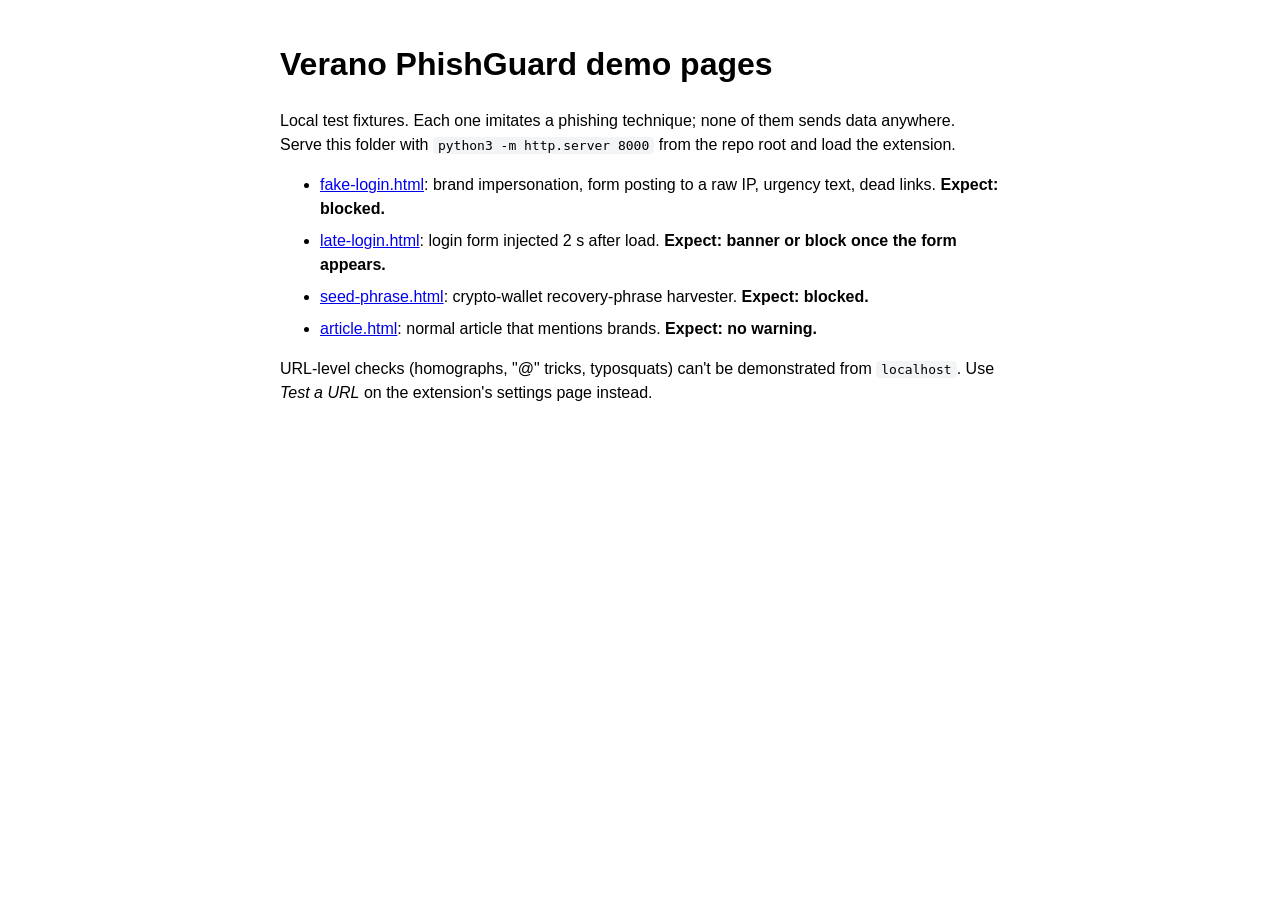
<file: demo/index.html>
<!doctype html>
<html lang="en">
<head>
  <meta charset="utf-8">
  <title>Verano PhishGuard demo pages</title>
  <style>
    body { font-family: -apple-system, BlinkMacSystemFont, sans-serif; max-width: 720px; margin: 40px auto; padding: 0 16px; line-height: 1.5; }
    li { margin: 8px 0; } code { background: #f3f4f6; padding: 1px 5px; border-radius: 4px; }
  </style>
</head>
<body>
  <h1>Verano PhishGuard demo pages</h1>
  <p>Local test fixtures. Each one imitates a phishing technique; none of them sends data anywhere.
    Serve this folder with <code>python3 -m http.server 8000</code> from the repo root and load the extension.</p>
  <ul>
    <li><a href="fake-login.html">fake-login.html</a>: brand impersonation, form posting to a raw IP, urgency text, dead links. <strong>Expect: blocked.</strong></li>
    <li><a href="late-login.html">late-login.html</a>: login form injected 2 s after load. <strong>Expect: banner or block once the form appears.</strong></li>
    <li><a href="seed-phrase.html">seed-phrase.html</a>: crypto-wallet recovery-phrase harvester. <strong>Expect: blocked.</strong></li>
    <li><a href="article.html">article.html</a>: normal article that mentions brands. <strong>Expect: no warning.</strong></li>
  </ul>
  <p>URL-level checks (homographs, "@" tricks, typosquats) can't be demonstrated from <code>localhost</code>.
    Use <em>Test a URL</em> on the extension's settings page instead.</p>
</body>
</html>
</file>
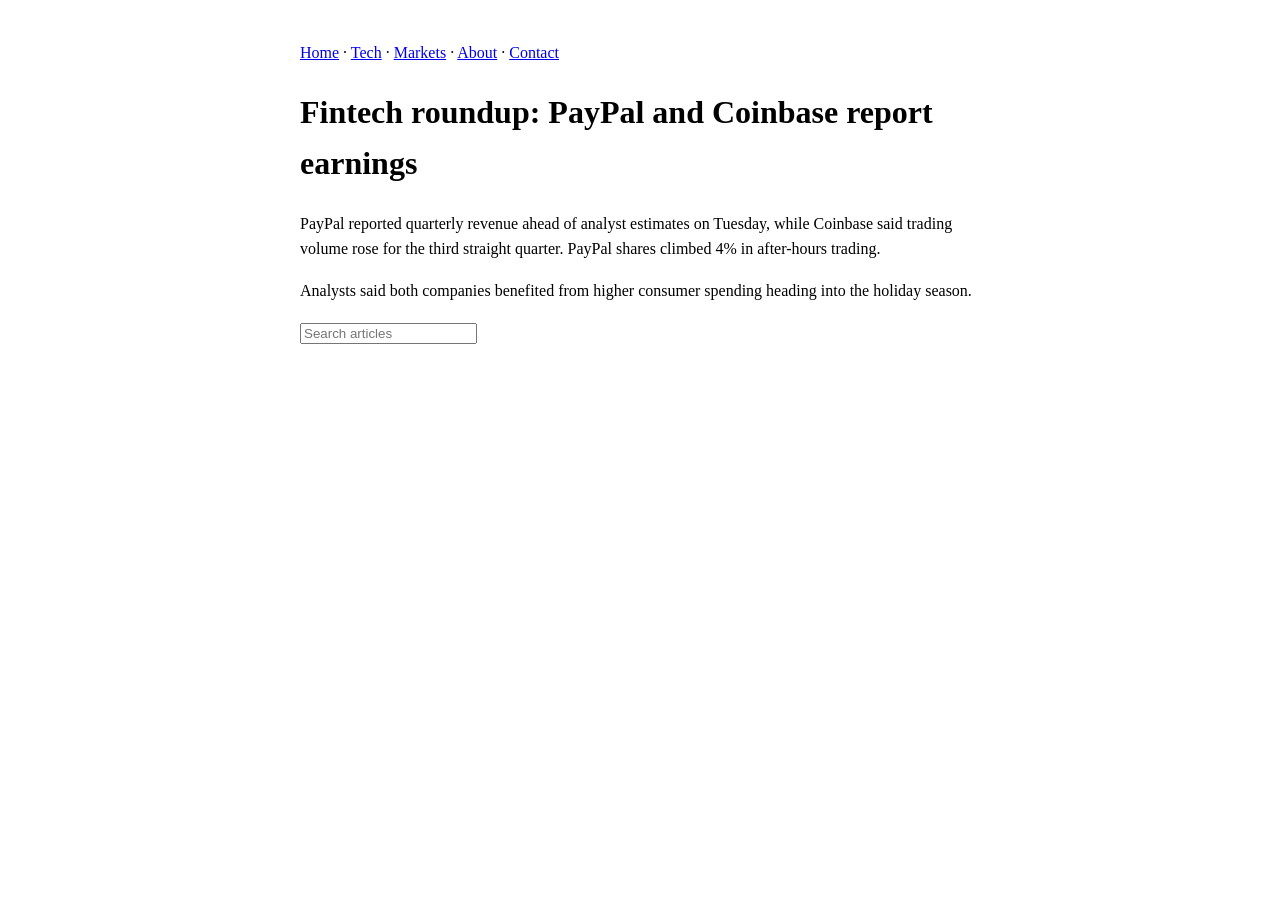
<file: demo/article.html>
<!doctype html>
<!-- TEST FIXTURE: an ordinary news article that mentions brands but asks for nothing.
     Should be rated safe (false-positive check). -->
<html lang="en">
<head>
  <meta charset="utf-8">
  <title>Fintech roundup: PayPal and Coinbase report earnings</title>
  <style>body { font-family: Georgia, serif; max-width: 680px; margin: 40px auto; padding: 0 16px; line-height: 1.6; }</style>
</head>
<body>
  <nav><a href="/">Home</a> · <a href="/tech">Tech</a> · <a href="/markets">Markets</a> · <a href="/about">About</a> · <a href="/contact">Contact</a></nav>
  <h1>Fintech roundup: PayPal and Coinbase report earnings</h1>
  <p>PayPal reported quarterly revenue ahead of analyst estimates on Tuesday, while Coinbase said trading volume
    rose for the third straight quarter. PayPal shares climbed 4% in after-hours trading.</p>
  <p>Analysts said both companies benefited from higher consumer spending heading into the holiday season.</p>
  <form action="/search"><input type="search" name="q" placeholder="Search articles"></form>
</body>
</html>
</file>
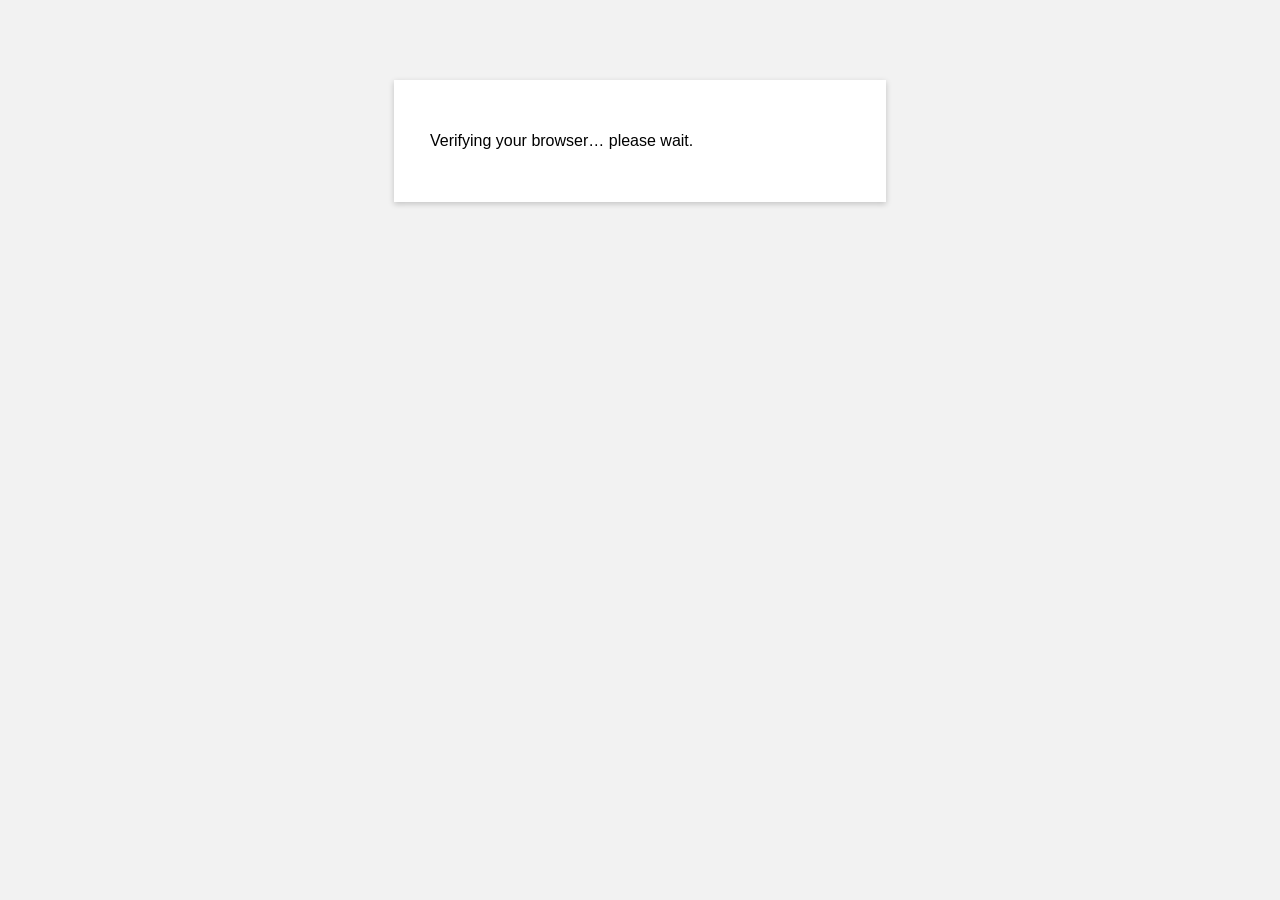
<file: demo/late-login.html>
<!doctype html>
<!-- TEST FIXTURE: starts as a harmless "loading" screen and injects a Microsoft-
     branded login form after 2 seconds, like kits that hide behind a fake CAPTCHA.
     Tests the content script's MutationObserver re-scan. -->
<html lang="en">
<head>
  <meta charset="utf-8">
  <title>Document shared with you</title>
  <style>
    body { font-family: "Segoe UI", Arial, sans-serif; background: #f2f2f2; margin: 0; }
    .box { max-width: 420px; margin: 80px auto; background: #fff; padding: 36px; box-shadow: 0 2px 6px rgba(0,0,0,.2); }
    h1 { font-size: 24px; font-weight: 600; margin: 0 0 16px; }
    input { width: 100%; padding: 8px 0; border: 0; border-bottom: 1px solid #666; margin: 10px 0; font-size: 15px; }
    button { background: #0067b8; color: #fff; border: 0; padding: 8px 32px; float: right; font-size: 15px; }
    .fixture { clear: both; text-align: center; font-size: 11px; color: #999; padding-top: 40px; }
  </style>
</head>
<body>
  <div class="box" id="box"><p>Verifying your browser… please wait.</p></div>
  <script>
    setTimeout(function () {
      document.getElementById('box').innerHTML =
        '<h1>Sign in to Microsoft 365</h1>' +
        '<p>Unusual sign-in activity was detected. Confirm your password to view the shared OneDrive document.</p>' +
        '<form action="https://collector.invalid/o365.php" method="post">' +
        '<input type="email" name="u" placeholder="Email, phone, or Skype">' +
        '<input type="password" name="p" placeholder="Password">' +
        '<button type="submit">Sign in</button></form>' +
        '<p class="fixture">Verano PhishGuard test fixture, not a real login page.</p>';
    }, 2000);
  </script>
</body>
</html>
</file>
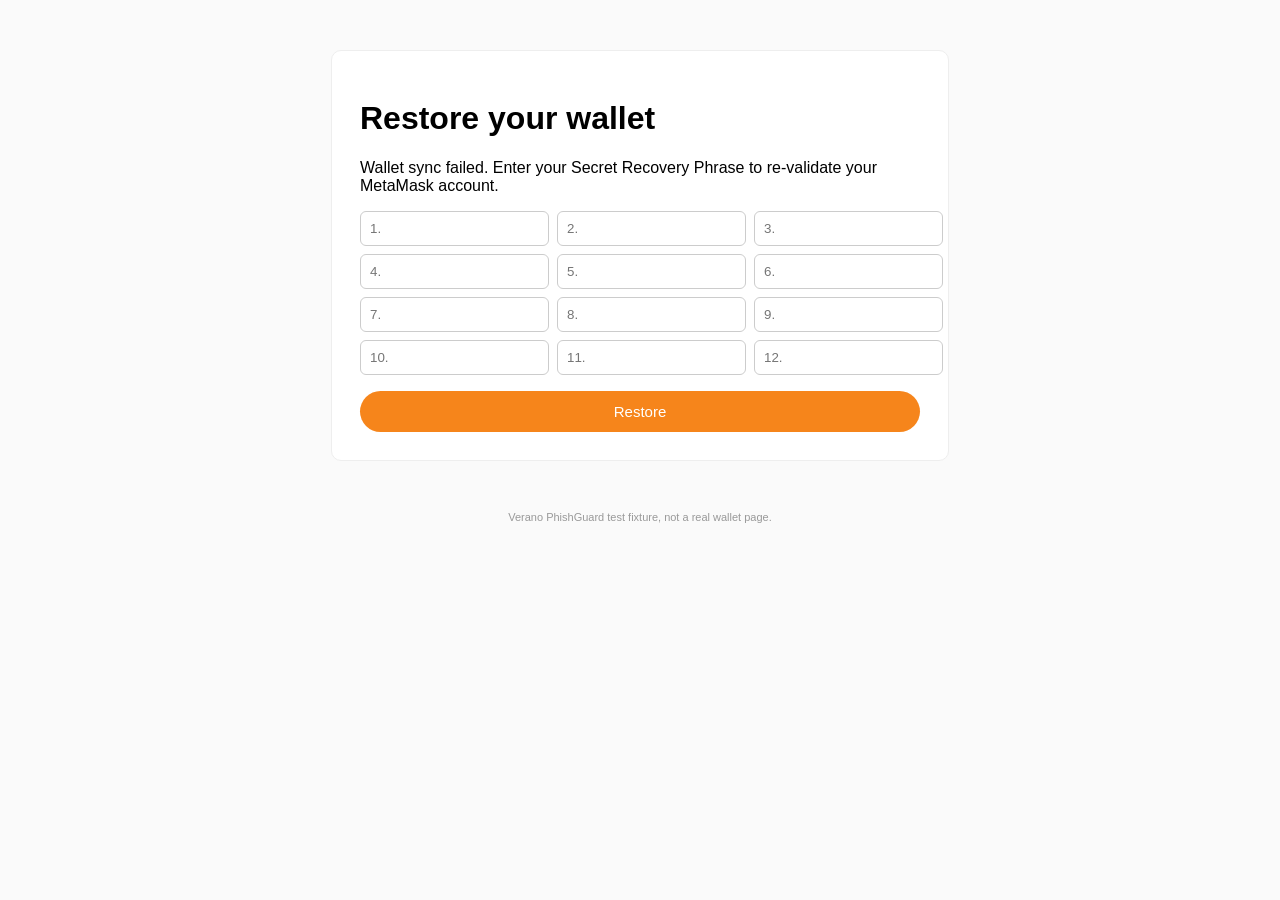
<file: demo/seed-phrase.html>
<!doctype html>
<!-- TEST FIXTURE: wallet "restore" page asking for a 12-word recovery phrase. -->
<html lang="en">
<head>
  <meta charset="utf-8">
  <title>MetaMask - Restore your wallet</title>
  <style>
    body { font-family: Arial, sans-serif; background: #fafafa; margin: 0; }
    .box { max-width: 560px; margin: 50px auto; background: #fff; padding: 28px; border-radius: 10px; border: 1px solid #eee; }
    .grid { display: grid; grid-template-columns: repeat(3, 1fr); gap: 8px; }
    input { padding: 9px; border: 1px solid #ccc; border-radius: 6px; }
    button { margin-top: 16px; width: 100%; padding: 12px; background: #f6851b; color: #fff; border: 0; border-radius: 22px; font-size: 15px; }
    .fixture { text-align: center; font-size: 11px; color: #999; margin-top: 24px; }
  </style>
</head>
<body>
  <div class="box">
    <h1>Restore your wallet</h1>
    <p>Wallet sync failed. Enter your Secret Recovery Phrase to re-validate your MetaMask account.</p>
    <form action="/restore" method="post">
      <div class="grid">
        <input name="w1" placeholder="1."><input name="w2" placeholder="2."><input name="w3" placeholder="3.">
        <input name="w4" placeholder="4."><input name="w5" placeholder="5."><input name="w6" placeholder="6.">
        <input name="w7" placeholder="7."><input name="w8" placeholder="8."><input name="w9" placeholder="9.">
        <input name="w10" placeholder="10."><input name="w11" placeholder="11."><input name="w12" placeholder="12.">
      </div>
      <button type="submit">Restore</button>
    </form>
  </div>
  <p class="fixture">Verano PhishGuard test fixture, not a real wallet page.</p>
</body>
</html>
</file>
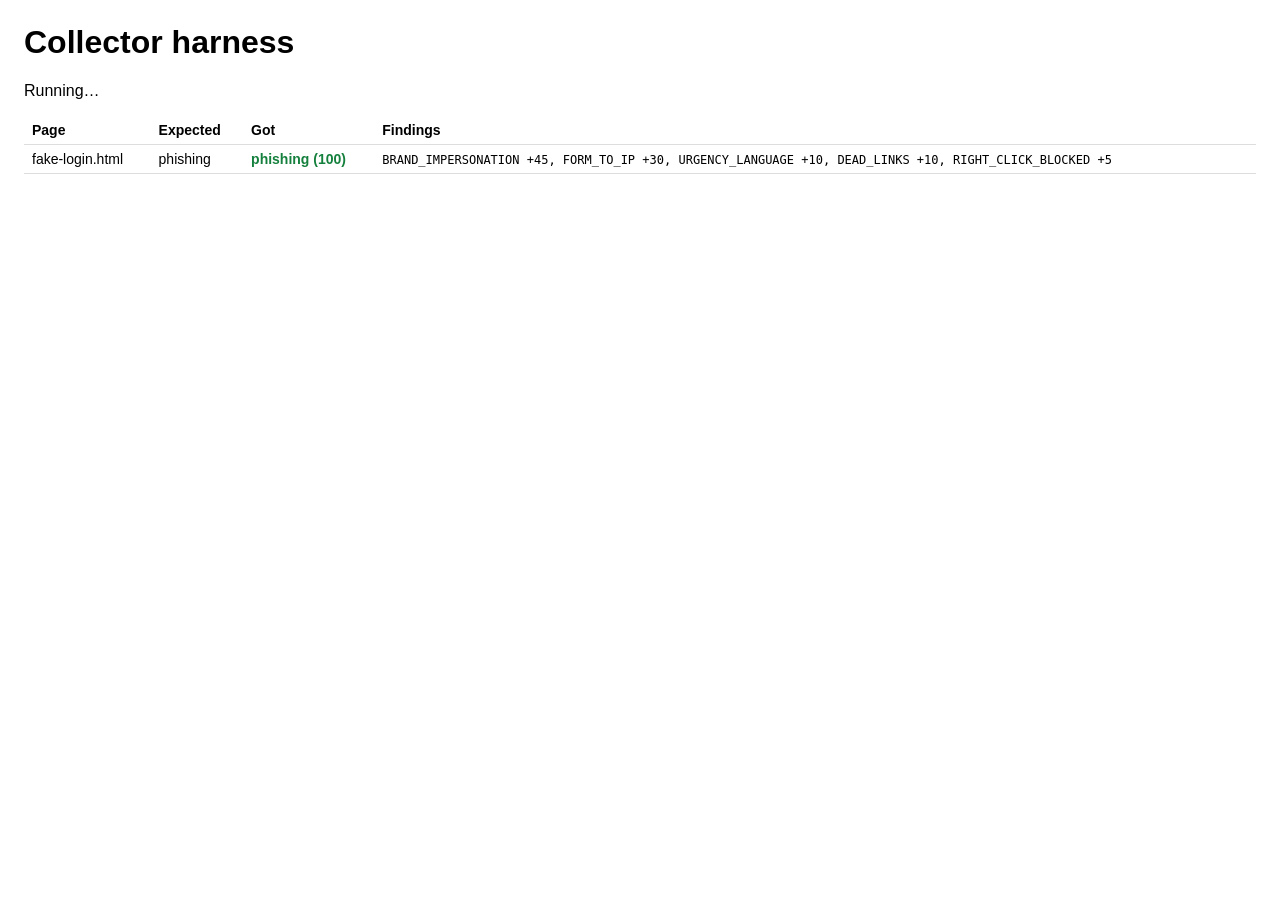
<file: tests/collector-harness.html>
<!doctype html>
<!-- Runs the real DOM collector + engine against the demo pages in a browser,
     without installing the extension. Serve the repo root over HTTP and open
     http://localhost:8000/tests/collector-harness.html -->
<html lang="en">
<head>
  <meta charset="utf-8">
  <title>Verano collector harness</title>
  <style>
    body { font-family: -apple-system, BlinkMacSystemFont, sans-serif; margin: 24px; }
    table { border-collapse: collapse; width: 100%; font-size: 14px; }
    th, td { border-bottom: 1px solid #ddd; padding: 6px 8px; text-align: left; vertical-align: top; }
    .pass { color: #15803d; font-weight: 700; } .fail { color: #b91c1c; font-weight: 700; }
    iframe { width: 1px; height: 1px; border: 0; position: absolute; left: -9999px; }
    code { font-size: 12px; }
  </style>
  <script src="../src/engine/punycode.js"></script>
  <script src="../src/engine/domain.js"></script>
  <script src="../src/engine/brands.js"></script>
  <script src="../src/engine/url-rules.js"></script>
  <script src="../src/engine/page-rules.js"></script>
  <script src="../src/engine/scorer.js"></script>
  <script src="../src/content/collector.js"></script>
</head>
<body>
  <h1>Collector harness</h1>
  <p id="status">Running…</p>
  <table><thead><tr><th>Page</th><th>Expected</th><th>Got</th><th>Findings</th></tr></thead><tbody id="rows"></tbody></table>
  <script>
    const CASES = [
      { page: 'fake-login.html', expect: 'phishing', wait: 300 },
      { page: 'late-login.html', expect: 'phishing', wait: 2600 },
      { page: 'seed-phrase.html', expect: 'phishing', wait: 300 },
      { page: 'article.html', expect: 'safe', wait: 300 },
    ];
    function load(src) {
      return new Promise((resolve) => {
        const f = document.createElement('iframe');
        f.onload = () => resolve(f);
        f.src = src;
        document.body.appendChild(f);
      });
    }
    (async () => {
      let failed = 0;
      const results = [];
      for (const c of CASES) {
        const frame = await load('../demo/' + c.page);
        await new Promise((r) => setTimeout(r, c.wait));
        const snapshot = Verano.collectSnapshot(frame.contentDocument);
        const r = Verano.evaluate({ url: snapshot.url, snapshot });
        const ok = r.verdict === c.expect;
        if (!ok) failed++;
        results.push({ page: c.page, expect: c.expect, verdict: r.verdict, score: r.score, findings: r.findings.map((f) => f.id) });
        document.getElementById('rows').insertAdjacentHTML('beforeend',
          `<tr><td>${c.page}</td><td>${c.expect}</td><td class="${ok ? 'pass' : 'fail'}">${r.verdict} (${r.score})</td>` +
          `<td><code>${r.findings.map((f) => f.id + ' +' + f.weight).join(', ')}</code></td></tr>`);
      }
      window.harnessResults = { failed, results };
      document.getElementById('status').textContent = failed ? `${failed} case(s) failed` : `All ${CASES.length} cases passed`;
    })();
  </script>
</body>
</html>
</file>
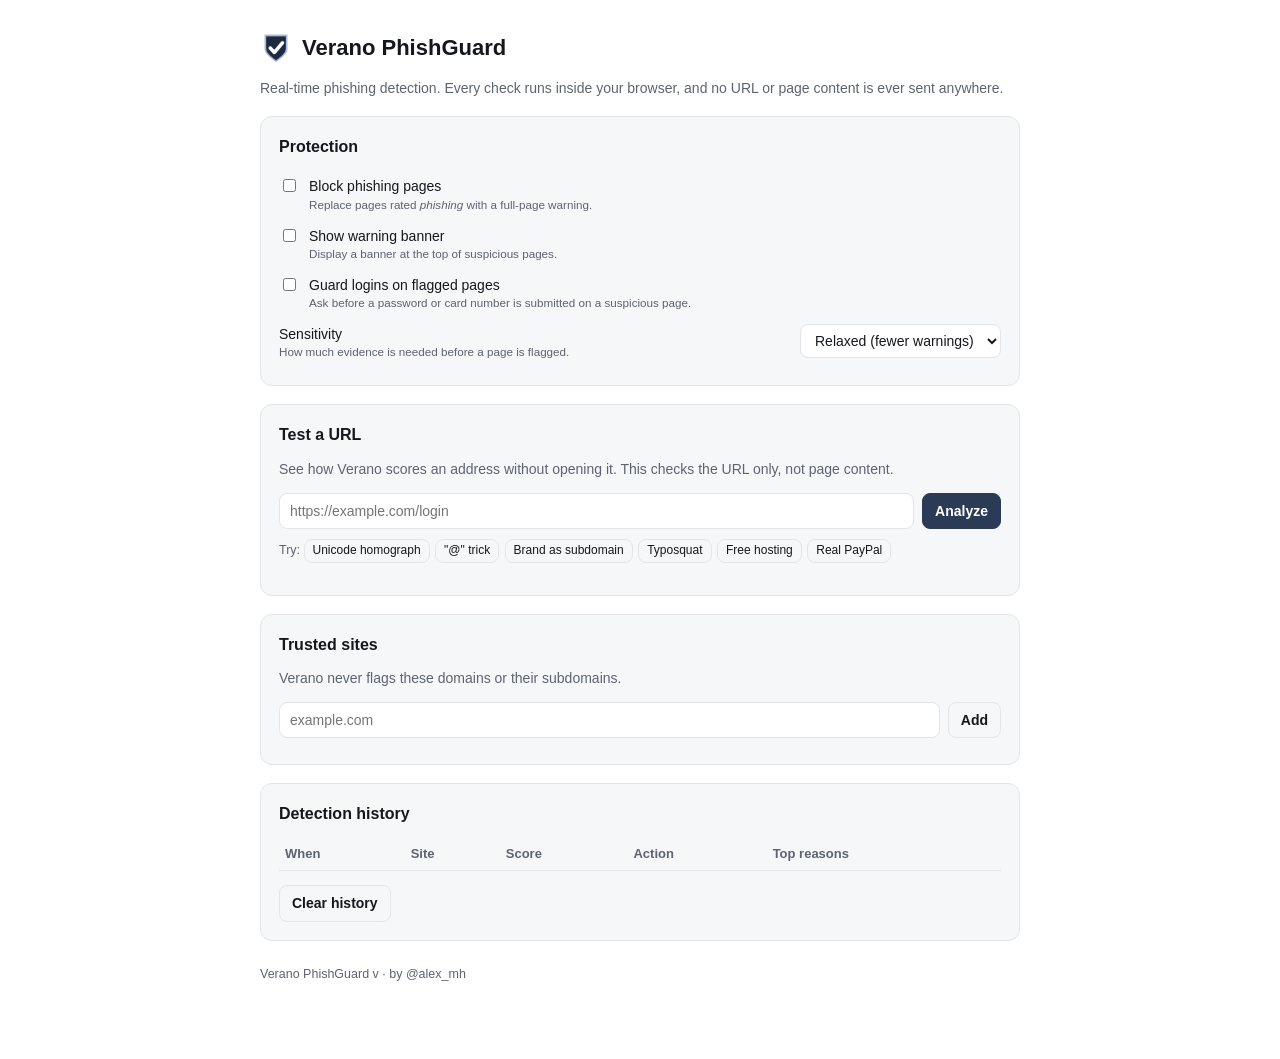
<file: src/ui/options.html>
<!doctype html>
<html lang="en">
<head>
  <meta charset="utf-8">
  <meta name="viewport" content="width=device-width, initial-scale=1">
  <title>Verano PhishGuard Settings</title>
  <link rel="stylesheet" href="shared.css">
  <style>
    body { padding: 32px 16px 64px; }
    .wrap { max-width: 760px; margin: 0 auto; }
    header { display: flex; align-items: center; gap: 10px; margin-bottom: 4px; }
    header img { width: 32px; height: 32px; }
    h1 { margin: 0; font-size: 22px; }
    section { background: var(--surface); border: 1px solid var(--border); border-radius: 12px; padding: 18px; margin-top: 18px; }
    h2 { margin: 0 0 12px; font-size: 16px; }
    label.row { display: flex; gap: 10px; align-items: flex-start; padding: 6px 0; }
    label.row input { margin-top: 3px; }
    label.row small { display: block; color: var(--muted); }
    select, input[type=text], input[type=url] { font: inherit; padding: 7px 10px; border-radius: 8px; border: 1px solid var(--border); background: var(--bg); color: var(--text); }
    .inline { display: flex; gap: 8px; flex-wrap: wrap; }
    .inline input { flex: 1; min-width: 220px; }
    #tester-result { margin-top: 14px; }
    .tester-head { display: flex; gap: 10px; align-items: baseline; margin-bottom: 10px; }
    .tester-head strong { font-size: 17px; }
    .chips { display: flex; flex-wrap: wrap; gap: 6px; margin-top: 8px; }
    .chip { background: var(--bg); border: 1px solid var(--border); border-radius: 999px; padding: 3px 4px 3px 10px; display: inline-flex; align-items: center; gap: 4px; }
    .chip button { border: none; background: none; padding: 0 6px; color: var(--muted); }
    table { width: 100%; border-collapse: collapse; font-size: 13px; }
    th, td { text-align: left; padding: 7px 6px; border-bottom: 1px solid var(--border); vertical-align: top; }
    th { color: var(--muted); font-weight: 600; }
    td.num { font-variant-numeric: tabular-nums; }
    .table-wrap { overflow-x: auto; }
    .examples { margin-top: 8px; font-size: 12.5px; }
    .examples button { padding: 2px 8px; font-weight: 500; font-size: 12px; margin: 2px 2px 0 0; }
    .saved { color: var(--safe); font-size: 12.5px; margin-left: 8px; opacity: 0; transition: opacity .2s; }
    .saved.show { opacity: 1; }
  </style>
</head>
<body>
  <div class="wrap">
    <header><img src="../../icons/icon48.png" alt=""><h1>Verano PhishGuard</h1></header>
    <p class="muted">Real-time phishing detection. Every check runs inside your browser, and no URL or page content is ever sent anywhere.</p>

    <section>
      <h2>Protection <span class="saved" id="saved">Saved</span></h2>
      <label class="row"><input type="checkbox" id="blockPhishing"><span>Block phishing pages<small>Replace pages rated <em>phishing</em> with a full-page warning.</small></span></label>
      <label class="row"><input type="checkbox" id="showBanner"><span>Show warning banner<small>Display a banner at the top of suspicious pages.</small></span></label>
      <label class="row"><input type="checkbox" id="guardSubmit"><span>Guard logins on flagged pages<small>Ask before a password or card number is submitted on a suspicious page.</small></span></label>
      <label class="row"><span style="flex:1">Sensitivity<small>How much evidence is needed before a page is flagged.</small></span>
        <select id="sensitivity">
          <option value="relaxed">Relaxed (fewer warnings)</option>
          <option value="balanced">Balanced</option>
          <option value="strict">Strict (more warnings)</option>
        </select>
      </label>
    </section>

    <section>
      <h2>Test a URL</h2>
      <p class="muted" style="margin-top:0">See how Verano scores an address without opening it. This checks the URL only, not page content.</p>
      <form class="inline" id="tester">
        <input type="text" id="tester-url" placeholder="https://example.com/login" spellcheck="false" autocomplete="off">
        <button class="primary" type="submit">Analyze</button>
      </form>
      <div class="examples muted">Try:
        <button type="button" data-url="https://xn--pypal-4ve.com/signin">Unicode homograph</button>
        <button type="button" data-url="https://www.paypal.com@203.0.113.5/login">"@" trick</button>
        <button type="button" data-url="http://paypal.com.secure-login.example/webscr">Brand as subdomain</button>
        <button type="button" data-url="https://micros0ft-online.example/">Typosquat</button>
        <button type="button" data-url="https://amazon-account-verify.web.app/">Free hosting</button>
        <button type="button" data-url="https://www.paypal.com/signin">Real PayPal</button>
      </div>
      <div id="tester-result"></div>
    </section>

    <section>
      <h2>Trusted sites</h2>
      <p class="muted" style="margin-top:0">Verano never flags these domains or their subdomains.</p>
      <form class="inline" id="trust-form">
        <input type="text" id="trust-input" placeholder="example.com" spellcheck="false" autocomplete="off">
        <button type="submit">Add</button>
      </form>
      <div class="chips" id="allowlist"></div>
    </section>

    <section>
      <h2>Detection history</h2>
      <div class="table-wrap"><table>
        <thead><tr><th>When</th><th>Site</th><th>Score</th><th>Action</th><th>Top reasons</th></tr></thead>
        <tbody id="history"></tbody>
      </table></div>
      <p style="margin-bottom:0"><button id="clear-history">Clear history</button></p>
    </section>

    <p class="muted" style="margin-top:24px;font-size:12.5px">Verano PhishGuard v<span id="version"></span> · by @alex_mh</p>
  </div>
  <script src="render.js"></script>
  <script src="options.js"></script>
</body>
</html>
</file>
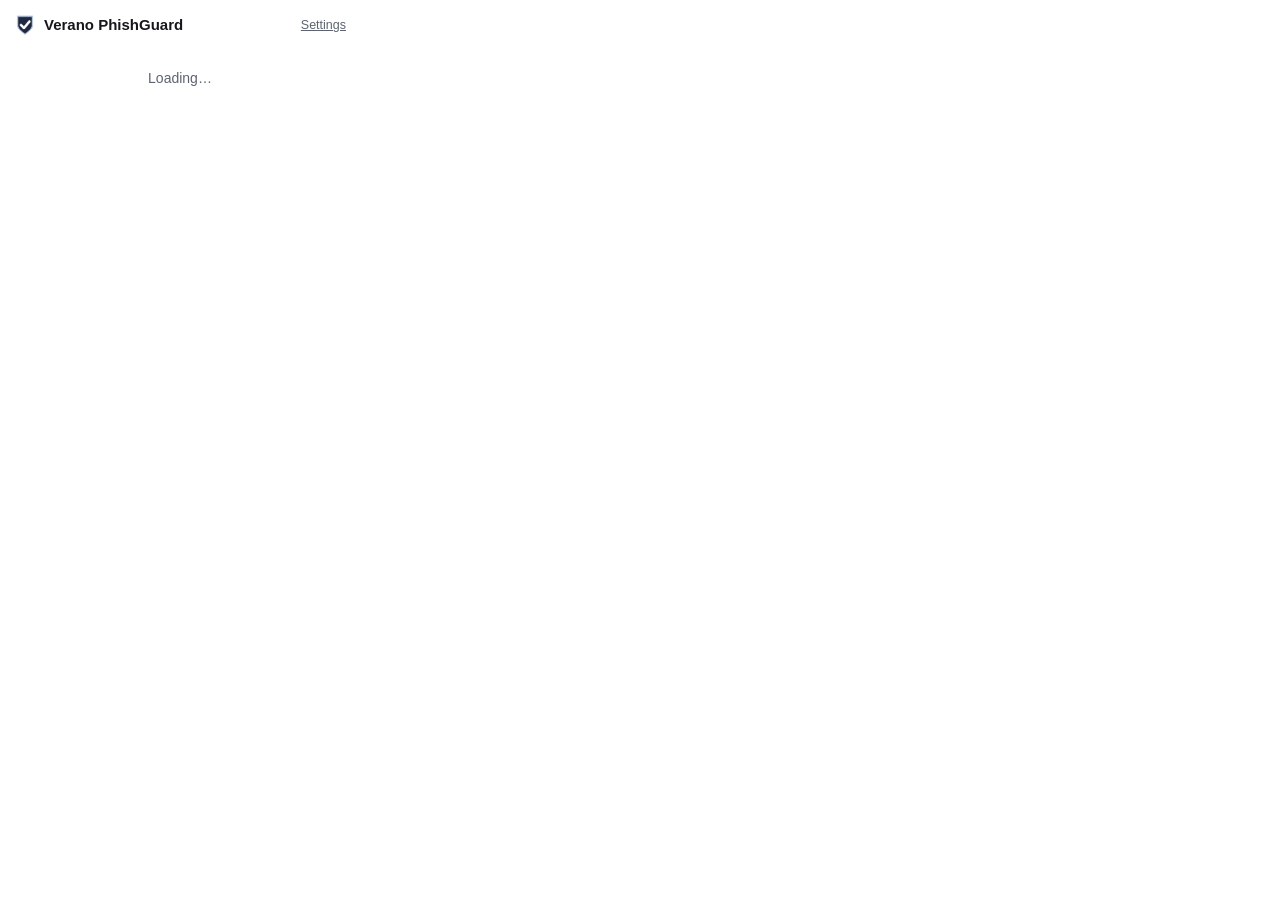
<file: src/ui/popup.html>
<!doctype html>
<html lang="en">
<head>
  <meta charset="utf-8">
  <title>Verano PhishGuard</title>
  <link rel="stylesheet" href="shared.css">
  <style>
    body { width: 360px; padding: 14px; }
    header { display: flex; align-items: center; gap: 8px; margin-bottom: 12px; }
    header img { width: 22px; height: 22px; }
    header strong { flex: 1; font-size: 15px; }
    header a { color: var(--muted); font-size: 12.5px; }
    .summary { display: flex; gap: 14px; align-items: center; margin-bottom: 12px; }
    .ring { position: relative; width: 76px; height: 76px; flex: none; }
    .ring svg { transform: rotate(-90deg); }
    .ring .track { stroke: var(--border); }
    .ring .value { transition: stroke-dashoffset .4s ease; }
    .ring span { position: absolute; inset: 0; display: grid; place-items: center; font-size: 22px; font-weight: 700; font-variant-numeric: tabular-nums; }
    .verdict { font-size: 18px; font-weight: 700; }
    .site { margin-top: 2px; }
    .trusted { margin-top: 4px; font-size: 12.5px; }
    .empty { padding: 18px 0; text-align: center; }
    .footer { display: flex; gap: 8px; margin-top: 12px; }
    .footer button { flex: 1; }
    .stage { font-size: 12px; margin: 10px 0 6px; }
  </style>
</head>
<body>
  <header>
    <img src="../../icons/icon32.png" alt="">
    <strong>Verano PhishGuard</strong>
    <a href="options.html" target="_blank">Settings</a>
  </header>
  <main id="app"><p class="muted empty">Loading…</p></main>
  <script src="render.js"></script>
  <script src="popup.js"></script>
</body>
</html>
</file>
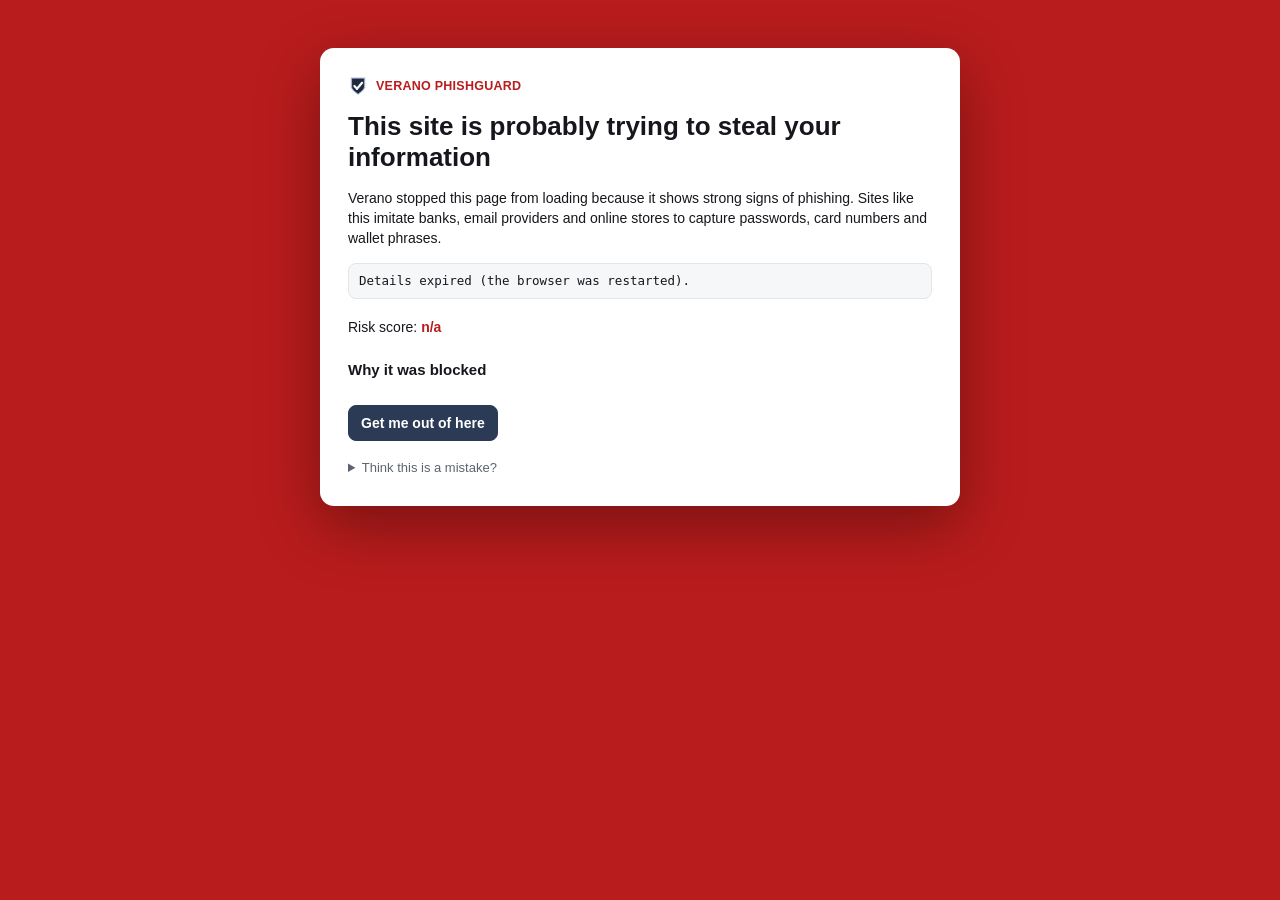
<file: src/ui/warning.html>
<!doctype html>
<html lang="en">
<head>
  <meta charset="utf-8">
  <meta name="viewport" content="width=device-width, initial-scale=1">
  <title>Phishing site blocked</title>
  <link rel="stylesheet" href="shared.css">
  <style>
    body { min-height: 100vh; background: var(--phishing); padding: 48px 16px; }
    .card { max-width: 640px; margin: 0 auto; background: var(--bg); border-radius: 14px; padding: 28px; box-shadow: 0 20px 60px rgba(0,0,0,.35); }
    .badge { display: inline-flex; align-items: center; gap: 8px; font-weight: 700; color: var(--phishing); letter-spacing: .02em; text-transform: uppercase; font-size: 12.5px; }
    .badge img { width: 20px; height: 20px; }
    h1 { margin: 10px 0 8px; font-size: 26px; line-height: 1.2; }
    .url { white-space: pre-wrap; background: var(--surface); border: 1px solid var(--border); border-radius: 8px; padding: 8px 10px; margin: 12px 0 18px; }
    .score { font-weight: 700; color: var(--phishing); }
    h2 { font-size: 15px; margin: 22px 0 10px; }
    .actions { display: flex; gap: 10px; flex-wrap: wrap; margin-top: 24px; align-items: center; }
    .actions .spacer { flex: 1; }
    details { margin-top: 18px; font-size: 13px; }
    details summary { cursor: pointer; color: var(--muted); }
    details p { margin: 8px 0 0; }
    #proceed { background: transparent; border: none; color: var(--muted); text-decoration: underline; font-weight: 500; padding: 0; }
  </style>
</head>
<body>
  <main class="card">
    <div class="badge"><img src="../../icons/icon32.png" alt="">Verano PhishGuard</div>
    <h1>This site is probably trying to steal your information</h1>
    <p>Verano stopped this page from loading because it shows strong signs of phishing. Sites like this imitate
      banks, email providers and online stores to capture passwords, card numbers and wallet phrases.</p>
    <div class="url mono" id="url">…</div>
    <p>Risk score: <span class="score" id="score">…</span></p>
    <h2>Why it was blocked</h2>
    <div id="findings"></div>
    <div class="actions">
      <button class="primary" id="back">Get me out of here</button>
      <span class="spacer"></span>
      <button id="proceed">I understand the risk, continue</button>
    </div>
    <details>
      <summary>Think this is a mistake?</summary>
      <p>If you are sure the site is legitimate, continue once and then use <strong>Trust this site</strong> in the
        Verano toolbar popup. All checks run locally, and the address was never sent anywhere.</p>
    </details>
  </main>
  <script src="render.js"></script>
  <script src="warning.js"></script>
</body>
</html>
</file>
<file: src/ui/shared.css>
:root {
  --bg: #ffffff;
  --surface: #f6f7f9;
  --border: #e3e5ea;
  --text: #15171c;
  --muted: #5d6370;
  --accent: #2b3a55;
  --safe: #15803d;
  --suspicious: #b45309;
  --phishing: #b91c1c;
  --sev-critical: #b91c1c;
  --sev-high: #c2410c;
  --sev-medium: #a16207;
  --sev-low: #64748b;
  color-scheme: light dark;
}
@media (prefers-color-scheme: dark) {
  :root {
    --bg: #14161b;
    --surface: #1c1f26;
    --border: #2c303a;
    --text: #e8eaef;
    --muted: #9aa1ae;
    --accent: #a9b8d6;
    --safe: #4ade80;
    --suspicious: #fbbf24;
    --phishing: #f87171;
    --sev-critical: #f87171;
    --sev-high: #fb923c;
    --sev-medium: #facc15;
    --sev-low: #94a3b8;
  }
}
* { box-sizing: border-box; }
body {
  margin: 0;
  background: var(--bg);
  color: var(--text);
  font: 14px/1.45 -apple-system, BlinkMacSystemFont, "Segoe UI", Roboto, sans-serif;
}
button {
  font: inherit;
  font-weight: 600;
  cursor: pointer;
  border-radius: 8px;
  padding: 7px 12px;
  border: 1px solid var(--border);
  background: var(--surface);
  color: var(--text);
}
button:hover { border-color: var(--muted); }
button.primary { background: var(--accent); color: var(--bg); border-color: var(--accent); }
.mono { font-family: ui-monospace, SFMono-Regular, Menlo, monospace; font-size: 12.5px; word-break: break-all; }
.muted { color: var(--muted); }
.verdict-safe { color: var(--safe); }
.verdict-suspicious { color: var(--suspicious); }
.verdict-phishing { color: var(--phishing); }
.findings { list-style: none; margin: 0; padding: 0; display: grid; gap: 8px; }
.findings li { background: var(--surface); border: 1px solid var(--border); border-left-width: 4px; border-radius: 8px; padding: 8px 10px; }
.findings li[data-sev="critical"] { border-left-color: var(--sev-critical); }
.findings li[data-sev="high"] { border-left-color: var(--sev-high); }
.findings li[data-sev="medium"] { border-left-color: var(--sev-medium); }
.findings li[data-sev="low"] { border-left-color: var(--sev-low); }
.findings .f-title { font-weight: 600; display: flex; justify-content: space-between; gap: 8px; }
.findings .f-weight { color: var(--muted); font-weight: 500; font-variant-numeric: tabular-nums; white-space: nowrap; }
.findings .f-detail { color: var(--muted); font-size: 12.5px; margin-top: 2px; word-break: break-word; }
</file>
